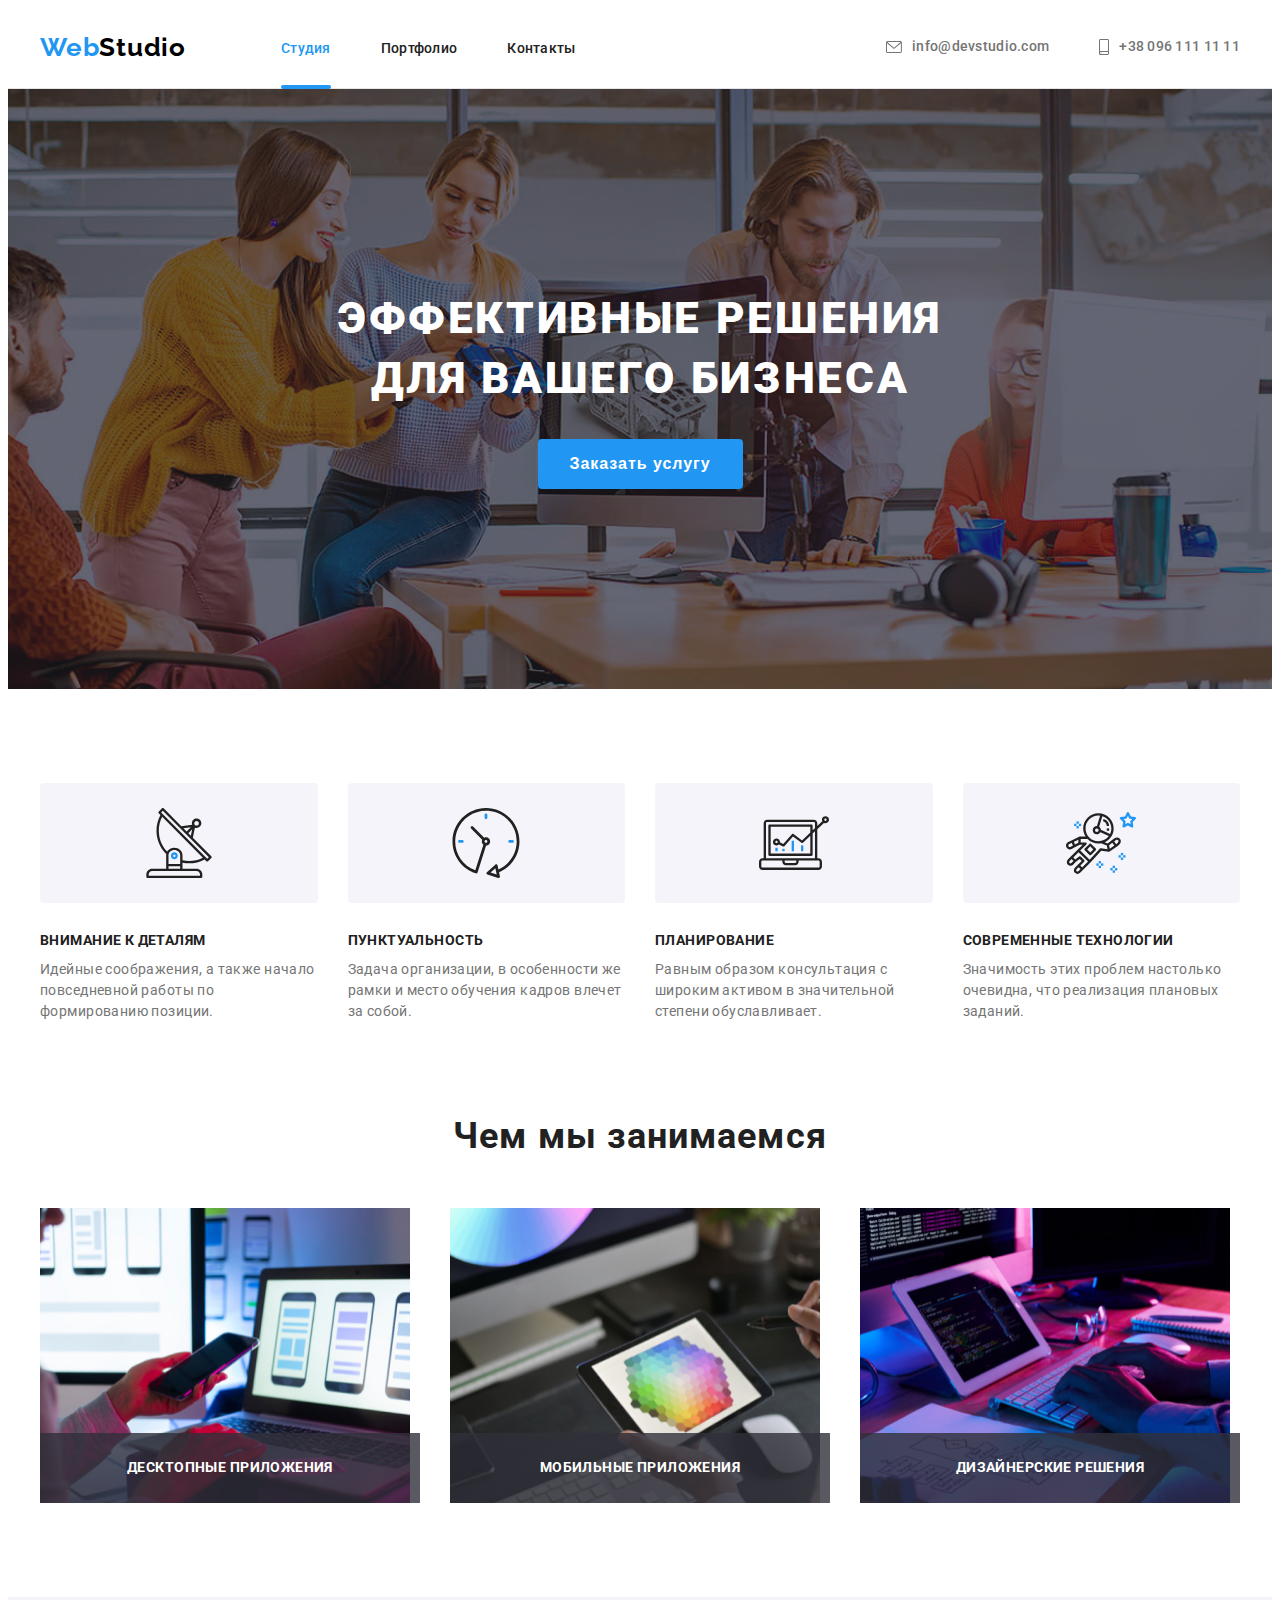
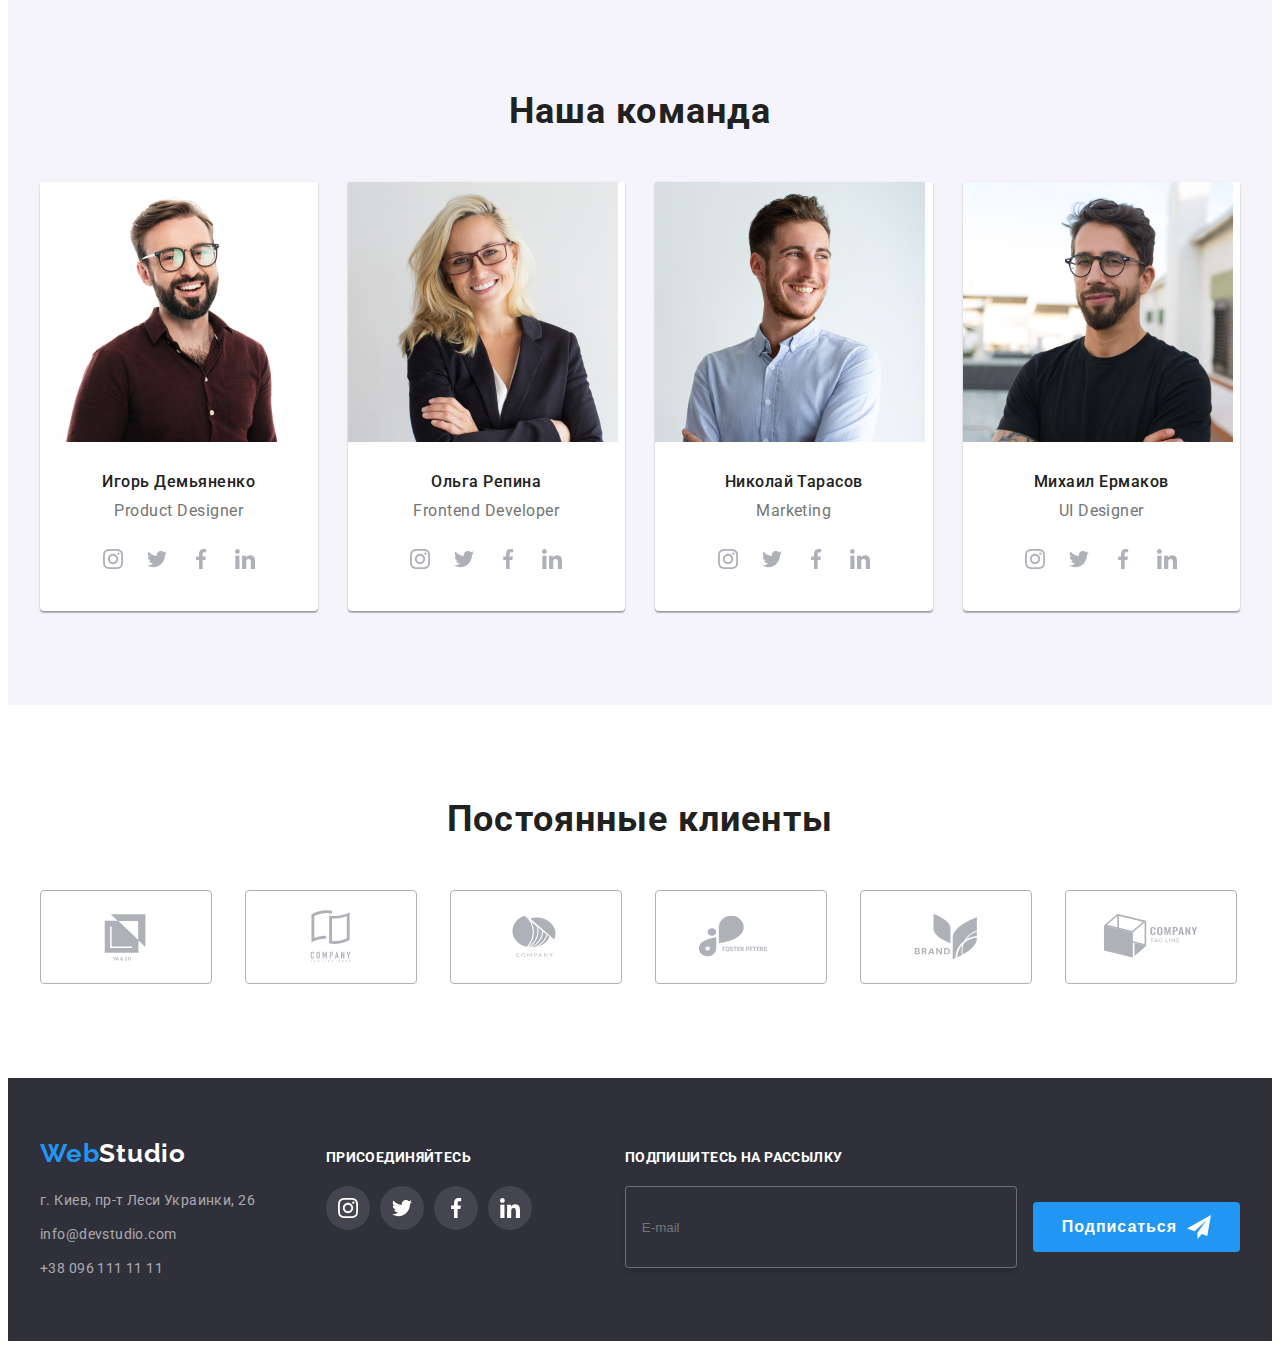
<file: index.html>
<!DOCTYPE html>
<html lang="ru">

<head>
    <meta charset="UTF-8">
    <meta http-equiv="X-UA-Compatible" content="IE=edge">
    <meta name="viewport" content="width=device-width, initial-scale=1.0">
    <title>Студия</title>
    <link rel="preconnect" href="https://fonts.googleapis.com">
    <link rel="preconnect" href="https://fonts.gstatic.com" crossorigin>
    <link
        href="https://fonts.googleapis.com/css2?family=Raleway:wght@700&family=Roboto:wght@400;500;700;900&display=swap"
        rel="stylesheet">
    <link rel="stylesheet" href="https://cdnjs.cloudflare.com/ajax/libs/modern-normalize/1.1.0/modern-normalize.min.css"
        integrity="sha512-wpPYUAdjBVSE4KJnH1VR1HeZfpl1ub8YT/NKx4PuQ5NmX2tKuGu6U/JRp5y+Y8XG2tV+wKQpNHVUX03MfMFn9Q=="
        crossorigin="anonymous" referrerpolicy="no-referrer" />
    <link rel="stylesheet" href="./css/main.min.css">
</head>

<body>
    <!-- HEADER -->

    <header class="page-header">
        <div class="container page-header__container">
            <nav class="page-nav">
                <a class="logo" href="" lang="en"> Web<span class="logo__dark">Studio</span></a>
                <ul class="menu">
                    <li class="menu__item">
                        <a class="menu__link menu__link--current" href="./index.html">Студия</a>
                    </li>
                    <li class="menu__item">
                        <a class="menu__link" href="./portfolio.html">Портфолио</a>
                    </li>
                    <li class="menu__item">
                        <a class="menu__link" href="">Контакты</a>
                    </li>
                </ul>
            </nav>
            <ul class="menu-contact">
                <li class="menu-contact__item">
                    <a class="menu-contact__link" href="mailto:info@devstudio.com">
                        <svg class="menu-contact__icon" width="16" height="12">
                            <use href="./images/sprite.svg#icon-envelope"></use>
                        </svg>
                        info@devstudio.com</a>
                </li>
                <li class="menu-contact__item">
                    <a class="menu-contact__link" href="tel:+380961111111">
                        <svg class="menu-contact__icon" width="10" height="16">
                            <use href="./images/sprite.svg#icon-smartphone"></use>
                        </svg>
                        +38 096 111 11 11</a>
                </li>
            </ul>
        </div>
    </header>
    
    <main>
        <!-- Hero -->
        <section class="hero">
            <div class="container">
                <h1 class="tagline-hero">Эффективные решения для вашего бизнеса</h1>
                <button class="modal-btn" type="button" data-modal-open>Заказать услугу</button>
            </div>
        </section>
        <!-- Our advantages -->
        <section class="section">
            <div class="container">
                <h2 class="visually-hidden">Наши преимущества</h2>
                <ul class="our-advantages">
                    <li class="list-advantages">
                        <div class="advantages-item">
                            <svg class="advantages-item-icon" width="70" height="70">
                                <use href="./images/sprite.svg#icon-antenna"></use>
                            </svg>
                        </div>
                        <h3 class="advantages">Внимание к деталям</h3>
                        <p class="description">Идейные соображения, а также начало повседневной работы по формированию
                            позиции.</p>
                    </li>
                    <li class="list-advantages">
                        <div class="advantages-item">
                            <svg class="advantages-item-icon" width="70" height="70">
                                <use href="./images/sprite.svg#icon-clock"></use>
                            </svg>
                        </div>
                        <h3 class="advantages">Пунктуальность</h3>
                        <p class="description">Задача организации, в особенности же рамки и место обучения кадров влечет
                            за собой.</p>
                    </li>
                    <li class="list-advantages">
                        <div class="advantages-item">
                            <svg class="advantages-item-icon" width="70" height="70">
                                <use href="./images/sprite.svg#icon-diagram"></use>
                            </svg>
                        </div>
                        <h3 class="advantages">Планирование</h3>
                        <p class="description">Равным образом консультация с широким активом в значительной степени
                            обуславливает.</p>
                    </li>
                    <li class="list-advantages">
                        <div class="advantages-item">
                            <svg class="advantages-item-icon" width="70" height="70">
                                <use href="./images/sprite.svg#icon-astronaut"></use>
                            </svg>
                        </div>
                        <h3 class="advantages">Современные технологии</h3>
                        <p class="description">Значимость этих проблем настолько очевидна, что реализация плановых
                            заданий.</p>
                    </li>
                </ul>
            </div>
        </section>
        <!-- Gallery -->
        <section class="section gallery-section">
            <div class="container">
                <h2 class="title">Чем мы занимаемся</h2>
                    <ul class="gallery">
                        <li class="gallery-img">
                            <div class="gallery-img-wrapper">
                                <img src="./images/gallery/gallery-img-1.jpg" alt="програмист пишет код" width="370" height="295">
                                <p class="gallery-img-overlay">Десктопные приложения</p>
                            </div>
                        </li>
                        <li class="gallery-img">
                            <div class="gallery-img-wrapper">
                                <img src="./images/gallery/gallery-img-2.jpg" alt="програмист держит телефон" width="370" height="295">
                                <p class="gallery-img-overlay">Мобильные приложения</p>
                            </div>
                        </li>
                        <li class="gallery-img">
                            <div class="gallery-img-wrapper">
                                <img src="./images/gallery/gallery-img-3.jpg" alt="програмист выбирает цвет" width="370" height="295">
                                <p class="gallery-img-overlay">Дизайнерские решения</p>
                            </div>
                        </li>
                    </ul>
            </div>
        </section>
        <!-- Our Team -->
        <section class="section bcg-team">
            <div class="container">
                <h2 class="title">Наша команда</h2>
                <ul class="employees">
                    <li class="team-card">
                        <img src="./images/our_team/igor_demyanenko.jpg" alt="сотрудник компании" width="270"
                            height="260">
                        <div class="team-card-content-wrap">
                            <h3 class="name-team">Игорь Демьяненко</h3>
                            <p class="position-team" lang="en">Product Designer</p>
                            <ul class="social-list">
                                <li class="social-list-item">
                                    <a href="https://www.instagram.com/" target="blank" rel="noopener noreferrer"
                                        class="social-list-link">
                                        <svg class="social-list-icon" width="20" height="20">
                                            <use href="./images/sprite.svg#icon-instagram"></use>
                                        </svg>
                                    </a>
                                </li>
                                <li class="social-list-item">
                                    <a href="https://twitter.com/" target="blank" rel="noopener noreferrer"
                                        class="social-list-link">
                                        <svg class="social-list-icon" width="20" height="20">
                                            <use href="./images/sprite.svg#icon-twitter"></use>
                                        </svg>
                                    </a>
                                </li>
                                <li class="social-list-item">
                                    <a href="https://www.facebook.com/" target="blank" rel="noopener noreferrer"
                                        class="social-list-link">
                                        <svg class="social-list-icon" width="20" height="20">
                                            <use href="./images/sprite.svg#icon-facebook"></use>
                                        </svg>
                                    </a>
                                </li>
                                <li class="social-list-item">
                                    <a href="https://www.linkedin.com/" target="blank" rel="noopener noreferrer"
                                        class="social-list-link">
                                        <svg class="social-list-icon" width="20" height="20">
                                            <use href="./images/sprite.svg#icon-linkedin"></use>
                                        </svg>
                                    </a>
                                </li>
                            </ul>
                        </div>
                    </li>
                    <li class="team-card">
                        <img src="./images/our_team/olga_repina.jpg" alt="сотрудник компании" width="270" height="260">
                        <div class="team-card-content-wrap">
                            <h3 class="name-team">Ольга Репина</h3>
                            <p class="position-team" lang="en">Frontend Developer</p>
                            <ul class="social-list">
                                <li class="social-list-item">
                                    <a href="https://www.instagram.com/" target="blank" rel="noopener noreferrer"
                                        class="social-list-link">
                                        <svg class="social-list-icon" width="20" height="20">
                                            <use href="./images/sprite.svg#icon-instagram"></use>
                                        </svg>
                                    </a>
                                </li>
                                <li class="social-list-item">
                                    <a href="https://twitter.com/" target="blank" rel="noopener noreferrer"
                                        class="social-list-link">
                                        <svg class="social-list-icon" width="20" height="20">
                                            <use href="./images/sprite.svg#icon-twitter"></use>
                                        </svg>
                                    </a>
                                </li>
                                <li class="social-list-item">
                                    <a href="https://www.facebook.com/" target="blank" rel="noopener noreferrer"
                                        class="social-list-link">
                                        <svg class="social-list-icon" width="20" height="20">
                                            <use href="./images/sprite.svg#icon-facebook"></use>
                                        </svg>
                                    </a>
                                </li>
                                <li class="social-list-item">
                                    <a href="https://www.linkedin.com/" target="blank" rel="noopener noreferrer"
                                        class="social-list-link">
                                        <svg class="social-list-icon" width="20" height="20">
                                            <use href="./images/sprite.svg#icon-linkedin"></use>
                                        </svg>
                                    </a>
                                </li>
                            </ul>
                        </div>
                    </li>
                    <li class="team-card">
                        <img src="./images/our_team/nicolay_tarasov.jpg" alt="сотрудник компании" width="270"
                            height="260">
                        <div class="team-card-content-wrap">
                            <h3 class="name-team">Николай Тарасов</h3>
                            <p class="position-team" lang="en">Marketing</p>
                            <ul class="social-list">
                                <li class="social-list-item">
                                    <a href="https://www.instagram.com/" target="blank" rel="noopener noreferrer"
                                        class="social-list-link">
                                        <svg class="social-list-icon" width="20" height="20">
                                            <use href="./images/sprite.svg#icon-instagram"></use>
                                        </svg>
                                    </a>
                                </li>
                                <li class="social-list-item">
                                    <a href="https://twitter.com/" target="blank" rel="noopener noreferrer"
                                        class="social-list-link">
                                        <svg class="social-list-icon" width="20" height="20">
                                            <use href="./images/sprite.svg#icon-twitter"></use>
                                        </svg>
                                    </a>
                                </li>
                                <li class="social-list-item">
                                    <a href="https://www.facebook.com/" target="blank" rel="noopener noreferrer"
                                        class="social-list-link">
                                        <svg class="social-list-icon" width="20" height="20">
                                            <use href="./images/sprite.svg#icon-facebook"></use>
                                        </svg>
                                    </a>
                                </li>
                                <li class="social-list-item">
                                    <a href="https://www.linkedin.com/" target="blank" rel="noopener noreferrer"
                                        class="social-list-link">
                                        <svg class="social-list-icon" width="20" height="20">
                                            <use href="./images/sprite.svg#icon-linkedin"></use>
                                        </svg>
                                    </a>
                                </li>
                            </ul>
                        </div>
                    </li>
                    <li class="team-card">
                        <img src="./images/our_team/michael_ermakov.jpg" alt="сотрудник компании" width="270"
                            height="260">
                        <div class="team-card-content-wrap">
                            <h3 class="name-team">Михаил Ермаков</h3>
                            <p class="position-team" lang="en">UI Designer</p>
                            <ul class="social-list">
                                <li class="social-list-item">
                                    <a href="https://www.instagram.com/" target="blank" rel="noopener noreferrer"
                                        class="social-list-link">
                                        <svg class="social-list-icon" width="20" height="20">
                                            <use href="./images/sprite.svg#icon-instagram"></use>
                                        </svg>
                                    </a>
                                </li>
                                <li class="social-list-item">
                                    <a href="https://twitter.com/" target="blank" rel="noopener noreferrer"
                                        class="social-list-link">
                                        <svg class="social-list-icon" width="20" height="20">
                                            <use href="./images/sprite.svg#icon-twitter"></use>
                                        </svg>
                                    </a>
                                </li>
                                <li class="social-list-item">
                                    <a href="https://www.facebook.com/" target="blank" rel="noopener noreferrer"
                                        class="social-list-link">
                                        <svg class="social-list-icon" width="20" height="20">
                                            <use href="./images/sprite.svg#icon-facebook"></use>
                                        </svg>
                                    </a>
                                </li>
                                <li class="social-list-item">
                                    <a href="https://www.linkedin.com/" target="blank" rel="noopener noreferrer"
                                        class="social-list-link">
                                        <svg class="social-list-icon" width="20" height="20">
                                            <use href="./images/sprite.svg#icon-linkedin"></use>
                                        </svg>
                                    </a>
                                </li>
                            </ul>
                        </div>
                    </li>
                </ul>
            </div>
        </section>
        <!-- Regular customers -->
        <section class="section">
            <div class="container">
                <h2 class="title">Постоянные клиенты</h2>
                <ul class="customers">
                    <li class="customers__item">
                        <a href="" class="customers__link">
                            <svg class="customers__icon" width="106" height="60">
                                <use href="./images/sprite.svg#icon-logo-1"></use>
                            </svg>
                        </a>
                    </li>
                    <li class="customers__item">
                        <a href="" class="customers__link">
                            <svg class="customers__icon" width="106" height="60">
                                <use href="./images/sprite.svg#icon-logo-2"></use>
                            </svg>
                        </a>
                    </li>
                    <li class="customers__item">
                        <a href="" class="customers__link">
                            <svg class="customers__icon" width="106" height="60">
                                <use href="./images/sprite.svg#icon-logo-3"></use>
                            </svg>
                        </a>
                    </li>
                    <li class="customers__item">
                        <a href="" class="customers__link">
                            <svg class="customers__icon" width="106" height="60">
                                <use href="./images/sprite.svg#icon-logo-4"></use>
                            </svg>
                        </a>
                    </li>
                    <li class="customers__item">
                        <a href="" class="customers__link">
                            <svg class="customers__icon" width="106" height="60">
                                <use href="./images/sprite.svg#icon-logo-5"></use>
                            </svg>
                        </a>
                    </li>
                    <li class="customers__item">
                        <a href="" class="customers__link">
                            <svg class="customers__icon" width="106" height="60">
                                <use href="./images/sprite.svg#icon-logo-6"></use>
                            </svg>
                        </a>
                    </li>
                </ul>
            </div>
        </section>
    </main>
    <!-- Footer -->
    <footer class="footer">
        <div class="footer-container container">
            <div class="adress-footer">
                <a class="logo" href="" lang="en"> Web<span class="logo__light">Studio</span></a>
                <address>
                    <ul class="menu-footer">
                        <li class="menu-footer__item">
                            <a class="menu-footer__adress-link" href="https://goo.gl/maps/T9orwBLMRkrx8FRf8" target="blank"
                                rel="noopener noreferrer"> <span class="menu-footer__color-adress-link">г. Киев, пр-т Леси Украинки,
                                    26</span></a>
                        </li>
                        <li class="menu-footer__item">
                            <a class="menu-footer__adress-link" href="mailto:info@devstudio.com">info@devstudio.com</a>
                        </li>
                        <li class="menu-footer__item">
                            <a class="menu-footer__adress-link" href="tel:+380961111111">+38 096 111 11 11</a>
                        </li>
                    </ul>
                </address>
            </div>
            <div class="join-footer">
                <h2 class="join-title">ПРИСОЕДИНЯЙТЕСЬ</h2>
                <ul class="social-list">
                    <li class="social-list__item">
                        <a href="https://www.instagram.com/" target="blank" rel="noopener noreferrer"
                            class="social-list__link-footer">
                            <svg class="social-list__icon-footer" width="20" height="20">
                                <use href="./images/sprite.svg#icon-instagram"></use>
                            </svg>
                        </a>
                    </li>
                    <li class="social-list__item">
                        <a href="https://twitter.com/" target="blank" rel="noopener noreferrer" 
                        class="social-list__link-footer">
                            <svg class="social-list__icon-footer" width="20" height="20">
                                <use href="./images/sprite.svg#icon-twitter"></use>
                            </svg>
                        </a>
                    </li>
                    <li class="social-list__item">
                        <a href="https://www.facebook.com/" target="blank" rel="noopener noreferrer"
                            class="social-list__link-footer">
                            <svg class="social-list__icon-footer" width="20" height="20">
                                <use href="./images/sprite.svg#icon-facebook"></use>
                            </svg>
                        </a>
                    </li>
                    <li class="social-list__item">
                        <a href="https://www.linkedin.com/" target="blank" rel="noopener noreferrer"
                            class="social-list__link-footer">
                            <svg class="social-list__icon-footer" width="20" height="20">
                                <use href="./images/sprite.svg#icon-linkedin"></use>
                            </svg>
                        </a>
                    </li>
                </ul>
            </div>
            <div class="mail-form-footer">
            <h2 class="mail-form-text-footer">Подпишитесь на рассылку</h2>
            <form class="mail-form">
                    <span class="mail-form__input-wrapper">
                        <input class="mail-form__input" placeholder="E-mail" type="email" required name="user_email" />
                    </span>
                <button class="mail-form__btn" type="submit" >Подписаться 
                    <svg class="mail-form-icon" width="24" height="24">
                        <use href="./images/sprite.svg#icon-send"></use>
                    </svg>
                </button>
            </form>
            </div>
        </div>
    </footer>

    <div class="backdrop is-hidden" data-modal>
        <div class="modal">
            <button type="button" class="modal-close-btn" data-modal-close>
                <svg class="modal-close-btn-icon" width="18" height="18">
                    <use href="./images/sprite.svg#icon-close-icon"></use>
                </svg>
            </button>
            <form class="contact-form">
                <p class="contact-form-text">Оставьте свои данные, мы вам перезвоним</p>
                <label class="contact-form-field">
                    <span class="contact-form-field-key">Имя</span>
                    <span class="contact-form-input-wrapper">
                        <input class="contact-form-input" type="text" required name="user_name" pattern="[a-zA-Z]*"
                            title="Taras" />
                            <svg class="contact-form-icon" width="18" height="18">
                                <use href="./images/sprite.svg#icon-person-modal"></use>
                                </svg>
                    </span>
                </label>
                <label class="contact-form-field">
                    <span class="contact-form-field-key">Телефон</span>
                    <span class="contact-form-input-wrapper">
                        <input class="contact-form-input" type="tel" required name="user_phone_number"
                            pattern="[0-9]{3}-[0-9]{3}-[0-9]{2}-[0-9]{2}" title="xxx-xxx-xx-xx" />
                            <svg class="contact-form-icon" width="18" height="18">
                                <use href="./images/sprite.svg#icon-phone-modal"></use>
                                </svg>
                    </span>
                </label>
                <label class="contact-form-field">
                    <span class="contact-form-field-key">Почта</span>
                    <span class="contact-form-input-wrapper">
                        <input class="contact-form-input" type="email" required name="user_email" pattern="+@" />
                            <svg class="contact-form-icon" width="18" height="18">
                                <use href="./images/sprite.svg#icon-email-modal"></use>
                                </svg>
                        </span>
                </label>
                <label class="contact-form-field-coment">
                    <div class="contact-form-field-key">Комментарий</div>
                    <textarea class="contact-form-message" placeholder="Введите текст" name="user_message"></textarea>
                </label>
                <input type="checkbox" class="contact-form-checkbox visually-hidden" id="checkbox-policy" name="user_policy" />
                <label for="checkbox-policy" class="contact-form-checkbox-label">Соглашаюсь с рассылкой и принимаю&nbsp;
                    <a class="contact-form-checkbox-link" href="">Условия договора</a></label>
                <button type="submit" class="contact-form-btn">Отправить</button>
            </form>
        </div>
    </div>
    
    <script src="./js/modal.js"></script>
</body>

</html>
</file>
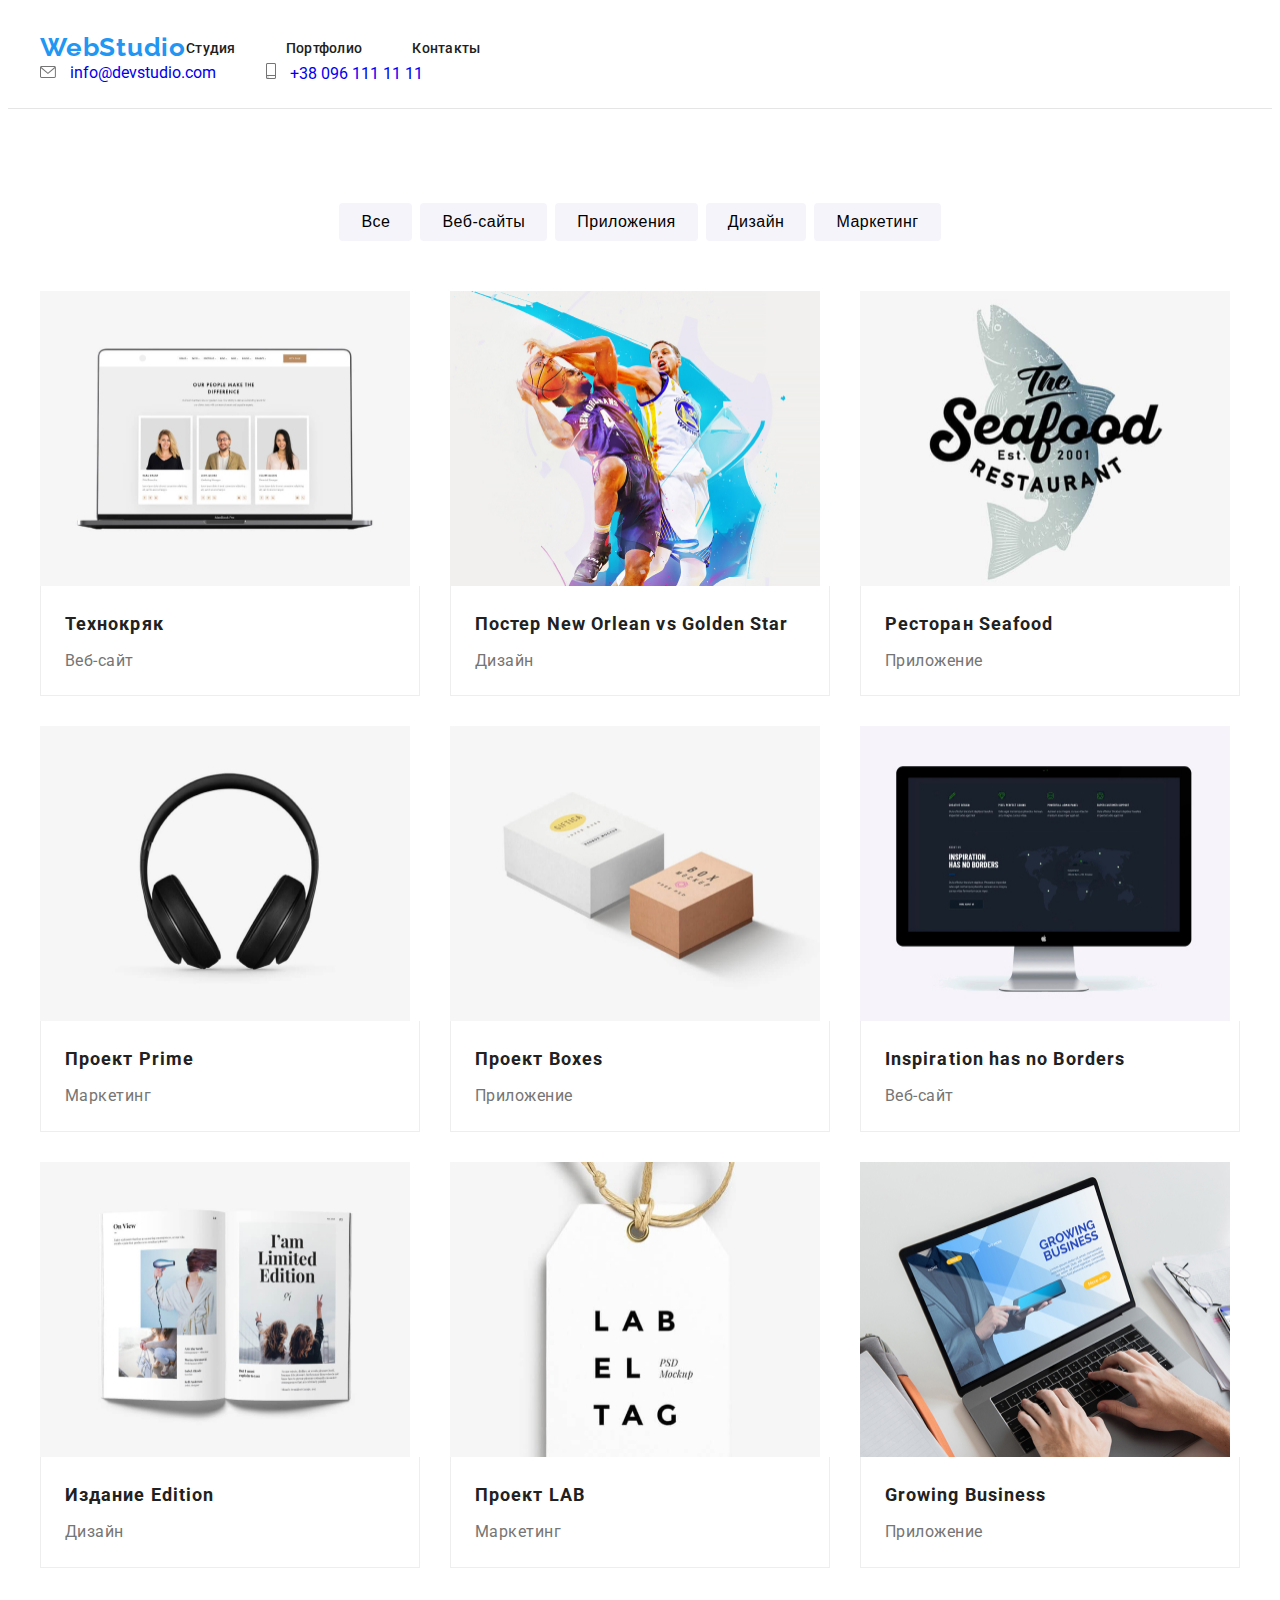
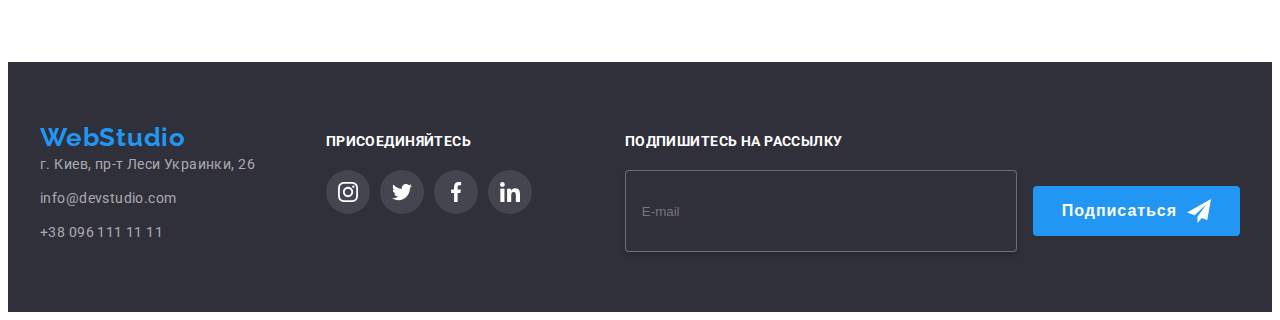
<file: portfolio.html>
<!DOCTYPE html>
<html lang="ru">

<head>
    <meta charset="UTF-8">
    <meta http-equiv="X-UA-Compatible" content="IE=edge">
    <meta name="viewport" content="width=device-width, initial-scale=1.0">
    <title>Портфолио</title>
    <link rel="preconnect" href="https://fonts.googleapis.com">
    <link rel="preconnect" href="https://fonts.gstatic.com" crossorigin>
    <link href="https://fonts.googleapis.com/css2?family=Raleway:wght@700&family=Roboto:wght@400;500;700;900&display=swap"
        rel="stylesheet">
    <link rel="stylesheet" href="https://cdnjs.cloudflare.com/ajax/libs/modern-normalize/1.1.0/modern-normalize.min.css"
        integrity="sha512-wpPYUAdjBVSE4KJnH1VR1HeZfpl1ub8YT/NKx4PuQ5NmX2tKuGu6U/JRp5y+Y8XG2tV+wKQpNHVUX03MfMFn9Q=="
        crossorigin="anonymous" referrerpolicy="no-referrer" />
    <link rel="stylesheet" href="./css/main.min.css">
</head>

<body>
    <!-- HEADER -->

    <header class="page-header">
        <div class="container page-header-container">
            <nav class="page-nav">
                <a class="logo" href="" lang="en"> Web<span class="logo-color-header">Studio</span></a>
                <ul class="menu">
                    <li class="menu__item">
                        <a class="menu__link" href="./index.html">Студия</a>
                    </li>
                    <li class="menu__item">
                        <a class="menu__link current" href="./portfolio.html">Портфолио</a>
                    </li>
                    <li class="menu__item">
                        <a class="menu__link" href="">Контакты</a>
                    </li>
                </ul>
            </nav>
            <ul class="menu-contact">
                <li class="menu-contact__item">
                    <a class="menu-contact__mail-adress" href="mailto:info@devstudio.com">
                        <svg class="menu-contact__icon" width="16" height="12">
                            <use href="./images/sprite.svg#icon-envelope"></use>
                        </svg>
                        info@devstudio.com</a>
                </li>
                <li class="menu-contact__item">
                    <a class="menu-contact__phone-number" href="tel:+380961111111">
                        <svg class="menu-contact__icon" width="10" height="16">
                            <use href="./images/sprite.svg#icon-smartphone"></use>
                        </svg>
                        +38 096 111 11 11</a>
                </li>
            </ul>
        </div>
    </header>
    <main>
        <!-- Button projects -->
        <section class="section">
            <div class="container">
                <h1 class="visually-hidden">Our projects</h1>
                <ul class=" menu-progects">
                    <li class="menu-progects-btn">
                        <button class="progects-btn" type="button">Все</button>
                    </li>
                    <li class="menu-progects-btn">
                        <button class="progects-btn" type="button">Веб-сайты</button>
                    </li>
                    <li class="menu-progects-btn">
                        <button class="progects-btn" type="button">Приложения</button>
                    </li>
                    <li class="menu-progects-btn">
                        <button class="progects-btn" type="button">Дизайн</button>
                    </li>
                    <li class="menu-progects-btn">
                        <button class="progects-btn" type="button">Маркетинг</button>
                    </li>
                </ul>
                <!-- Galery projects -->
                <ul class="projects-portfolio">
                    <li class="card-projects">
                        <a class="card-projects-link" href="">
                            <div class="card-projects-wrapper">
                                <img src="./images/portfolio-project/portfolio-1.jpg" alt="ноутбук" width="370" height="295">
                                <p class="card-projects-overlay">Ресурс предлагает комплексные предложения с разным уровнем функционала
                                    и сервисов. Все это позволит посетителю получить
                                    исчерпывающие сведения о компании или частном лице.</p>
                            </div>
                            <div class="card-projects-content-wrap">
                                <h2 class="name-projects">Технокряк</h2>
                                <p class="type-projects">Веб-сайт</p>
                            </div>
                        </a>
                    </li>
                    <li class="card-projects">
                        <a class="card-projects-link" href="">
                            <div class="card-projects-wrapper">
                                <img src="./images/portfolio-project/portfolio-2.jpg" alt="баскетболисты" width="370" height="295">
                                <p class="card-projects-overlay">Ресурс предлагает комплексные предложения с разным уровнем функционала
                                    и сервисов. Все это позволит посетителю получить
                                    исчерпывающие сведения о компании или частном лице.</p>
                            </div>
                            <div class="card-projects-content-wrap">
                                <h2 class="name-projects">Постер New Orlean vs Golden Star</h2>
                                <p class="type-projects">Дизайн</p>
                            </div>
                        </a>
                    </li>
                    <li class="card-projects">
                        <a class="card-projects-link" href="">
                            <div class="card-projects-wrapper">
                                <img src="./images/portfolio-project/portfolio-3.jpg" alt="рыба" width="370" height="295">
                                <p class="card-projects-overlay">Ресурс предлагает комплексные предложения с разным уровнем функционала
                                    и сервисов. Все это позволит посетителю получить
                                    исчерпывающие сведения о компании или частном лице.</p>
                            </div>
                            <div class="card-projects-content-wrap">
                                <h2 class="name-projects">Ресторан Seafood</h2>
                                <p class="type-projects">Приложение</p>
                            </div>
                        </a>
                    </li>
                    <li class="card-projects">
                        <a class="card-projects-link" href="">
                            <div class="card-projects-wrapper">
                                <img src="./images/portfolio-project/portfolio-4.jpg" alt="наушники" width="370" height="295">
                                <p class="card-projects-overlay">Ресурс предлагает комплексные предложения с разным уровнем функционала
                                    и сервисов. Все это позволит посетителю получить
                                    исчерпывающие сведения о компании или частном лице.</p>
                            </div>
                            <div class="card-projects-content-wrap">
                                <h2 class="name-projects">Проект Prime</h2>
                                <p class="type-projects">Маркетинг</p>
                            </div>
                        </a>
                    </li>
                    <li class="card-projects">
                        <a class="card-projects-link" href="">
                            <div class="card-projects-wrapper">
                                <img src="./images/portfolio-project/portfolio-5.jpg" alt="две коробки" width="370" height="295">
                                <p class="card-projects-overlay">Ресурс предлагает комплексные предложения с разным уровнем функционала
                                    и сервисов. Все это позволит посетителю получить
                                    исчерпывающие сведения о компании или частном лице.</p>
                            </div>
                            <div class="card-projects-content-wrap">
                                <h2 class="name-projects">Проект Boxes</h2>
                                <p class="type-projects">Приложение</p>
                            </div>
                        </a>
                    </li>
                    <li class="card-projects">
                        <a class="card-projects-link" href="">
                            <div class="card-projects-wrapper">
                                <img src="./images/portfolio-project/portfolio-6.jpg" alt="монитор" width="370" height="295">
                                <p class="card-projects-overlay">Ресурс предлагает комплексные предложения с разным уровнем функционала
                                    и сервисов. Все это позволит посетителю получить
                                    исчерпывающие сведения о компании или частном лице.</p>
                            </div>
                            <div class="card-projects-content-wrap">
                                <h2 class="name-projects">Inspiration has no Borders</h2>
                                <p class="type-projects">Веб-сайт</p>
                            </div>
                        </a>
                    </li>
                    <li class="card-projects">
                        <a class="card-projects-link" href="">
                            <div class="card-projects-wrapper">
                                <img src="./images/portfolio-project/portfolio-7.jpg" alt="журнал" width="370" height="295">
                                <p class="card-projects-overlay">Ресурс предлагает комплексные предложения с разным уровнем функционала
                                    и сервисов. Все это позволит посетителю получить
                                    исчерпывающие сведения о компании или частном лице.</p>
                            </div>
                            <div class="card-projects-content-wrap">
                                <h2 class="name-projects">Издание <span lang="en">Edition</span></h2>
                                <p class="type-projects">Дизайн</p>
                            </div>
                        </a>
                    </li>
                    <li class="card-projects">
                        <a class="card-projects-link" href="">
                            <div class="card-projects-wrapper">
                                <img src="./images/portfolio-project/portfolio-8.jpg" alt="этикетка" width="370" height="295">
                                <p class="card-projects-overlay">Ресурс предлагает комплексные предложения с разным уровнем функционала
                                    и сервисов. Все это позволит посетителю получить
                                    исчерпывающие сведения о компании или частном лице.</p>
                            </div>
                            <div class="card-projects-content-wrap">
                                <h2 class="name-projects">Проект LAB</h2>
                                <p class="type-projects">Маркетинг</p>
                            </div>
                        </a>
                    </li>
                    <li class="card-projects">
                        <a class="card-projects-link" href="">
                            <div class="card-projects-wrapper">
                                <img src="./images/portfolio-project/portfolio-9.jpg" alt="ноутбук за которым работают" width="370"
                                    height="295">
                                <p class="card-projects-overlay">Ресурс предлагает комплексные предложения с разным уровнем функционала
                                    и сервисов. Все это позволит посетителю получить
                                    исчерпывающие сведения о компании или частном лице.</p>
                            </div>
                            <div class="card-projects-content-wrap">
                                <h2 class="name-projects">Growing Business</h2>
                                <p class="type-projects">Приложение</p>
                            </div>
                        </a>
                    </li>
                </ul>
            </div>
        </section>
    </main>
    <!-- Footer -->
<footer class="footer">
    <div class="footer-container container">
        <div class="adress-footer">
            <a class="logo" href="" lang="en"> Web<span class="logo-color-footer">Studio</span></a>
            <address>
                <ul class="menu-footer">
                    <li class="menu-footer__item">
                        <a class="menu-footer__adress-link" href="https://goo.gl/maps/T9orwBLMRkrx8FRf8" target="blank"
                            rel="noopener noreferrer"> <span class="menu-footer__color-adress-link">г. Киев, пр-т Леси
                                Украинки,
                                26</span></a>
                    </li>
                    <li class="menu-footer__item">
                        <a class="menu-footer__adress-link" href="mailto:info@devstudio.com">info@devstudio.com</a>
                    </li>
                    <li class="menu-footer__item">
                        <a class="menu-footer__adress-link" href="tel:+380961111111">+38 096 111 11 11</a>
                    </li>
                </ul>
            </address>
        </div>
        <div class="join-footer">
            <h2 class="join-title">ПРИСОЕДИНЯЙТЕСЬ</h2>
            <ul class="social-list">
                <li class="social-list__item">
                    <a href="https://www.instagram.com/" target="blank" rel="noopener noreferrer"
                        class="social-list__link-footer">
                        <svg class="social-list__icon-footer" width="20" height="20">
                            <use href="./images/sprite.svg#icon-instagram"></use>
                        </svg>
                    </a>
                </li>
                <li class="social-list__item">
                    <a href="https://twitter.com/" target="blank" rel="noopener noreferrer"
                        class="social-list__link-footer">
                        <svg class="social-list__icon-footer" width="20" height="20">
                            <use href="./images/sprite.svg#icon-twitter"></use>
                        </svg>
                    </a>
                </li>
                <li class="social-list__item">
                    <a href="https://www.facebook.com/" target="blank" rel="noopener noreferrer"
                        class="social-list__link-footer">
                        <svg class="social-list__icon-footer" width="20" height="20">
                            <use href="./images/sprite.svg#icon-facebook"></use>
                        </svg>
                    </a>
                </li>
                <li class="social-list__item">
                    <a href="https://www.linkedin.com/" target="blank" rel="noopener noreferrer"
                        class="social-list__link-footer">
                        <svg class="social-list__icon-footer" width="20" height="20">
                            <use href="./images/sprite.svg#icon-linkedin"></use>
                        </svg>
                    </a>
                </li>
            </ul>
        </div>
        <div class="mail-form-footer">
            <h2 class="mail-form-text-footer">Подпишитесь на рассылку</h2>
            <form class="mail-form">
                <span class="mail-form__input-wrapper">
                    <input class="mail-form__input" placeholder="E-mail" type="email" required name="user_email" />
                </span>
                <button class="mail-form__btn" type="submit">Подписаться
                    <svg class="mail-form-icon" width="24" height="24">
                        <use href="./images/sprite.svg#icon-send"></use>
                    </svg>
                </button>
            </form>
        </div>
    </div>
</footer>
</body>

</html>
</file>
<file: css/main.min.css>
:root{--primary-font-family: 'Roboto', sans-serif;--secondary-font-family: 'Raleway', sans-serif;--primary-text-color: #212121;--secondary-text-color: #757575;--accent-color: #2196f3;--secondary-color: #ffffff;--third-color: #AFB1B8}.visually-hidden{position:absolute;width:1px;height:1px;margin:-1px;border:0;padding:0;white-space:nowrap;clip-path:inset(100%);clip:rect(0 0 0 0);overflow:hidden}.social-list-link,.social-list__link-footer,.modal-close-btn,.contact-form-checkbox-label,.advantages-item,.gallery-img-overlay,.customers__link{display:flex;align-items:center;justify-content:center}h1,h2,h3,p{margin-top:0;margin-bottom:0}ul,ol{margin-top:0;margin-bottom:0;padding-left:0;list-style:none}img{display:block}a{text-decoration:none}body{font-family:var(--primary-font-family);color:var(--primary-text-color)}.container{width:1200px;margin-left:auto;margin-right:auto;padding-left:15px;padding-right:15px}.section{padding-top:94px;padding-bottom:94px}.title{font-weight:700;font-size:36px;line-height:1.16;letter-spacing:.03em;text-align:center;margin-bottom:50px}.logo{font-family:var(--secondary-font-family);font-weight:700;font-size:26px;line-height:1.19;letter-spacing:.03em;color:var(--accent-color)}.logo__dark{color:#000000;margin-right:95px}.logo__light{display:inline-block;color:var(--secondary-color);margin-bottom:20px}.social-list{display:flex;justify-content:center}.social-list__item:not(:last-child){margin-right:10px}.social-list-link{width:44px;height:44px;border-radius:50%;background-color:var(--secondary-color);transition:background-color 250ms cubic-bezier(0.4, 0, 0.2, 1)}.social-list-link:hover,.social-list-link:focus{background-color:var(--accent-color)}.social-list-link:hover .social-list-icon,.social-list-link:focus .social-list-icon{fill:var(--secondary-color)}.social-list-icon{fill:var(--third-color);transition:fill 250ms cubic-bezier(0.4, 0, 0.2, 1)}.social-list__link-footer{width:44px;height:44px;border-radius:50%;background:rgba(255,255,255,0.1);transition:background-color 250ms cubic-bezier(0.4, 0, 0.2, 1)}.social-list__link-footer:hover,.social-list__link-footer:focus{background-color:var(--accent-color)}.social-list__link-footer:hover .social-list__icon-footer,.social-list__link-footer:focus .social-list__icon-footer{fill:var(--secondary-color)}.social-list__icon-footer{fill:var(--secondary-color);transition:fill 250ms cubic-bezier(0.4, 0, 0.2, 1)}.backdrop{position:fixed;top:0;left:0;width:100%;height:100%;background-color:rgba(0,0,0,0.5);transition:opacity 500ms cubic-bezier(0.4, 0, 0.2, 1),visibility 500ms cubic-bezier(0.4, 0, 0.2, 1)}.backdrop.is-hidden{opacity:0;visibility:hidden;pointer-events:none}.modal{position:absolute;top:50%;left:50%;transform:translate(-50%, -50%);width:528px;height:580px;padding:40px;background-color:#fff}.modal-close-btn{position:absolute;top:8px;right:8px;width:30px;height:30px;padding:0;border-radius:50%;border:1px solid rgba(0,0,0,0.1);background-color:transparent;cursor:pointer}.contact-form{display:flex;flex-direction:column}.contact-form-text{font-family:var(--primary-font-family);font-weight:700;font-size:20px;line-height:1.15;letter-spacing:.03em;text-align:center;color:var(--primary-text-color);margin-bottom:12px}.contact-form-field{margin-bottom:10px}.contact-form-field-coment{margin-bottom:20px}.contact-form-field-key{display:block;font-family:var(--primary-font-family);font-weight:400;font-size:12px;line-height:1.16;letter-spacing:.01em;color:var(--secondary-text-color);margin-bottom:4px}.contact-form-input-wrapper{position:relative;display:block}.contact-form-input{width:100%;height:40px;border:1px solid rgba(33,33,33,0.2);border-radius:4px;padding-left:42px;transition:border-color 250ms cubic-bezier(0.4, 0, 0.2, 1);fill:#212121}.contact-form-input:focus{outline:none;border-color:var(--accent-color)}.contact-form-icon{position:absolute;top:50%;left:12px;transform:translateY(-50%);display:block;transition:fill 250ms cubic-bezier(0.4, 0, 0.2, 1)}.contact-form-input:focus+.contact-form-icon{fill:var(--accent-color)}.contact-form-message{display:block;width:100%;height:120px;border:1px solid rgba(33,33,33,0.2);border-radius:4px;resize:none;padding:12px 16px;transition:border-color 250ms cubic-bezier(0.4, 0, 0.2, 1)}.contact-form-message:focus{outline:none;border-color:var(--accent-color)}.contact-form-message::placeholder{color:rgba(117,117,117,0.5)}.contact-form-checkbox-label{font-family:var(--primary-font-family);font-weight:400;font-size:14px;line-height:1.7;letter-spacing:.03em;color:var(--secondary-text-color);flex-wrap:wrap;margin-bottom:30px}.contact-form-checkbox-label::before{display:block;width:16px;height:15px;border:2px solid #212121;content:'';cursor:pointer;margin-right:8px;border-radius:2px}.contact-form-checkbox-link{color:var(--accent-color);text-decoration:underline}.contact-form-checkbox:checked+.contact-form-checkbox-label::before{background-image:url(../images/form-chekbox/icon-checkbox.svg);background-size:cover;background-position:center;background-repeat:no-repeat}.contact-form-checkbox:focus+.contact-form-checkbox-label::before{outline:1px solid var(--secondary-color);border:1px solid var(--accent-color)}.contact-form-btn{min-width:200px;align-self:center;font-weight:700;font-size:16px;line-height:1.9;letter-spacing:.06em;color:var(--secondary-color);background:var(--accent-color);border-radius:4px;border:none;cursor:pointer;padding:10px 32px;transition:background-color 250ms cubic-bezier(0.4, 0, 0.2, 1),box-shadow 250ms cubic-bezier(0.4, 0, 0.2, 1)}.contact-form-btn:hover,.contact-form-btn:focus{background:#188CE8;box-shadow:0px 4px 4px rgba(0,0,0,0.15);border-radius:4px}.page-header{padding-top:24px;padding-bottom:25px;border-bottom:1px solid #E5E5E5}.page-header__container{display:flex;align-items:center;justify-content:space-between}.page-nav{display:flex;align-items:center}.menu{display:flex;align-items:center}.menu__item{position:relative}.menu__item:not(:last-child){margin-right:50px}.menu__link{font-weight:500;font-size:14px;line-height:1.14;letter-spacing:.02em;color:var(--primary-text-color);transition:color 250ms cubic-bezier(0.4, 0, 0.2, 1)}.menu__link:hover,.menu__link:focus{color:var(--accent-color)}.menu__link--current{color:var(--accent-color)}.menu__link--current::after{display:block;position:absolute;margin-top:28px;content:'';width:100%;height:4px;background-color:#2196f3;border-radius:2px;overflow:hidden}.menu-contact{display:flex;align-items:center}.menu-contact__item:not(:last-child){margin-right:50px}.menu-contact__link{display:flex;align-items:center;font-weight:500;font-size:14px;line-height:1.14;letter-spacing:.02em;color:var(--secondary-text-color);transition:color 250ms cubic-bezier(0.4, 0, 0.2, 1)}.menu-contact__link:hover .menu-contact__icon,.menu-contact__link:focus .menu-contact__icon,.menu-contact__link:hover,.menu-contact__link:focus,.menu-contact__link:hover .menu-contact__icon,.menu-contact__link:focus .menu-contact__icon,.menu-contact__link:hover,.menu-contact__link:focus{color:var(--accent-color);fill:var(--accent-color)}.menu-contact__icon{padding:0;margin-right:10px;fill:var(--secondary-text-color);transition:fill 250ms cubic-bezier(0.4, 0, 0.2, 1)}.hero{background:#C4C4C4;text-align:center;padding:200px 0px;background-image:linear-gradient(rgba(47,48,58,0.4), rgba(47,48,58,0.4)),url(../images/hero/bg.jpg);background-size:cover;background-position:50% 50%;background-repeat:no-repeat;max-width:1600px;margin-left:auto;margin-right:auto}.tagline-hero{margin-left:auto;margin-right:auto;width:698px}.tagline-hero{font-weight:900;font-size:44px;line-height:1.36;letter-spacing:.06em;text-align:center;text-transform:uppercase;color:var(--secondary-color);margin-bottom:30px}.modal-btn{display:flex;margin-right:auto;margin-left:auto}.modal-btn{min-width:200px;font-weight:700;font-size:16px;line-height:1.9;letter-spacing:.06em;color:var(--secondary-color);background:var(--accent-color);border-radius:4px;border:none;cursor:pointer;padding:10px 32px;transition:background-color 250ms cubic-bezier(0.4, 0, 0.2, 1),box-shadow 250ms cubic-bezier(0.4, 0, 0.2, 1)}.modal-btn:hover,.modal-btn:focus{background:#188CE8;box-shadow:0px 4px 4px rgba(0,0,0,0.15);border-radius:4px}.our-advantages{display:flex;flex-wrap:wrap;margin-left:-30px;margin-top:-30px}.list-advantages{margin-left:30px;margin-top:30px;flex-basis:calc((100% - 120px) / 4)}.advantages-item{height:120px;background:#F5F4FA;border-radius:4px;margin-bottom:30px}.advantages{font-weight:700;font-size:14px;line-height:1.14;letter-spacing:.03em;text-transform:uppercase;margin-bottom:10px}.description{font-size:14px;line-height:1.5;letter-spacing:0.03em;color:var(--secondary-text-color)}.gallery-section{padding-top:0px}.gallery{display:flex;flex-wrap:wrap;margin-left:-30px;margin-top:-30px}.gallery-img{margin-left:30px;margin-top:30px;flex-basis:calc((100% - 90px) / 3)}.gallery-img-wrapper{position:relative}.gallery-img-overlay{position:absolute;bottom:0;left:0;height:70px;width:100%;font-family:var(--primary-font-family);font-weight:700;font-size:14px;line-height:1.14;letter-spacing:.03em;text-transform:uppercase;color:var(--secondary-color);background:rgba(47,48,58,0.8)}.bcg-team{background:#F5F4FA}.employees{display:flex;flex-wrap:wrap;margin-left:-30px;margin-top:-30px}.team-card{margin-left:30px;margin-top:30px;flex-basis:calc((100% - 120px) / 4);background:var(--secondary-color);box-shadow:0px 1px 3px rgba(0,0,0,0.12),0px 1px 1px rgba(0,0,0,0.14),0px 2px 1px rgba(0,0,0,0.2);border-radius:0px 0px 4px 4px}.team-card-content-wrap{padding-top:30px;padding-bottom:30px}.name-team{font-weight:500;font-size:16px;line-height:1.19;letter-spacing:.03em;text-align:center;margin-bottom:10px}.position-team{font-size:16px;line-height:1.19;text-align:center;letter-spacing:0.03em;color:var(--secondary-text-color);margin-bottom:16px}.customers{display:flex;justify-content:center;margin-left:-30px;margin-top:-30px}.customers__item{margin-left:30px;margin-top:30px;flex-basis:calc((100% - 180px) / 6)}.customers__link{width:170px;height:92px;border:1px solid var(--third-color);border-radius:4px;transition:border 250ms cubic-bezier(0.4, 0, 0.2, 1)}.customers__link:hover{border:1px solid var(--accent-color)}.customers__icon{fill:var(--third-color);transition:fill 250ms cubic-bezier(0.4, 0, 0.2, 1)}.customers__link:hover .customers__icon,.customers__link:focus .customers__icon{fill:var(--accent-color)}.footer{background:#2F303A;padding-top:60px;padding-bottom:60px}.footer-container{display:flex;align-items:baseline}.menu-footer__adress-link{font-style:normal;font-size:14px;line-height:1.71;letter-spacing:0.03em;color:rgba(255,255,255,0.6)}.menu-footer__item:not(:last-child){margin-bottom:10px}.color-menu-footer__color-adress-link{color:#F5F4FA}.adress-footer{flex-grow:1;margin-right:70px}.join-title{font-family:var(--primary-font-family);font-weight:700;font-size:14px;line-height:1.14;letter-spacing:.03em;text-transform:uppercase;color:var(--secondary-color);margin-bottom:20px}.join-footer{margin-right:93px}.mail-form-footer{min-width:570px}.mail-form-text-footer{font-family:var(--primary-font-family);font-weight:700;font-size:14px;line-height:1.14;letter-spacing:.03em;text-transform:uppercase;color:var(--secondary-color);margin-bottom:20px}.mail-form__input-wrapper{margin-right:12px}.mail-form__input{width:358px;height:50px;padding:15px 16px;border:1px solid rgba(255,255,255,0.3);box-shadow:0px 4px 4px rgba(0,0,0,0.15);border-radius:4px;background-color:#2F303A;color:#ffffff;transition:border-color 250ms cubic-bezier(0.4, 0, 0.2, 1)}.mail-form__input:focus{outline:none;border-color:var(--accent-color)}.mail-form__btn{display:inline-flex;align-items:center;min-width:200px;align-self:center;font-weight:700;font-size:16px;line-height:1.9;letter-spacing:.06em;color:var(--secondary-color);background:var(--accent-color);border-radius:4px;border:none;cursor:pointer;padding:10px 29px;transition:background-color 250ms cubic-bezier(0.4, 0, 0.2, 1),box-shadow 250ms cubic-bezier(0.4, 0, 0.2, 1)}.mail-form__btn:hover,.mail-form__btn:focus{background:#188CE8;box-shadow:0px 4px 4px rgba(0,0,0,0.15);border-radius:4px}.mail-form-icon{margin-left:10px;transition:fill 250ms cubic-bezier(0.4, 0, 0.2, 1)}.page-portfolio{padding-top:94px;padding-bottom:94px}.menu-progects{display:flex;justify-content:center;margin-bottom:50px}.menu-progects-btn:not(:last-child){margin-right:8px}.progects-btn{font-weight:500;font-size:16px;line-height:1.6;letter-spacing:.03em;text-align:center;background:#F5F4FA;border-radius:4px;cursor:pointer;border:none;padding:6px 22px;transition:background-color 250ms cubic-bezier(0.4, 0, 0.2, 1),color 250ms cubic-bezier(0.4, 0, 0.2, 1),box-shadow 250ms cubic-bezier(0.4, 0, 0.2, 1)}.progects-btn:hover,.progects-btn:focus{color:var(--secondary-color);background:var(--accent-color);box-shadow:0px 3px 1px rgba(0,0,0,0.1),0px 1px 2px rgba(0,0,0,0.08),0px 2px 2px rgba(0,0,0,0.12)}.projects-portfolio{display:flex;flex-wrap:wrap;margin-left:-30px;margin-top:-30px}.card-projects{margin-top:30px;margin-left:30px;flex-basis:calc((100% - 90px) / 3)}.card-projects-link{box-shadow:none;transition:box-shadow 250ms cubic-bezier(0.4, 0, 0.2, 1)}.card-projects-link:hover,.card-projects-link:focus{display:block;box-shadow:0px 1px 1px rgba(0,0,0,0.12),0px 4px 4px rgba(0,0,0,0.06),1px 4px 6px rgba(0,0,0,0.16)}.card-projects-wrapper{position:relative;overflow:hidden}.card-projects-overlay{position:absolute;top:0;left:0;height:100%;width:100%;font-family:var(--primary-font-family);font-weight:400;font-size:18px;line-height:1.55;letter-spacing:.03em;color:var(--secondary-color);background:rgba(33,150,243,0.9);padding:63px 24px;overflow:auto;transform:translateY(100%);transition:transform 250ms cubic-bezier(0.4, 0, 0.2, 1)}.card-projects-link:hover .card-projects-overlay,.card-projects-link:focus .card-projects-overlay{transform:translateY(0%)}.name-projects{font-family:var(--primary-font-family);font-weight:700;font-size:18px;line-height:2;letter-spacing:.06em;margin-bottom:4px;color:var(--primary-text-color)}.type-projects{font-family:var(--primary-font-family);font-size:16px;line-height:1.87;letter-spacing:0.03em;color:var(--secondary-text-color)}.card-projects-content-wrap{padding:20px 24px;border:1px solid #EEEEEE;border-top:none}
/*# sourceMappingURL=main.min.css.map */
</file>
